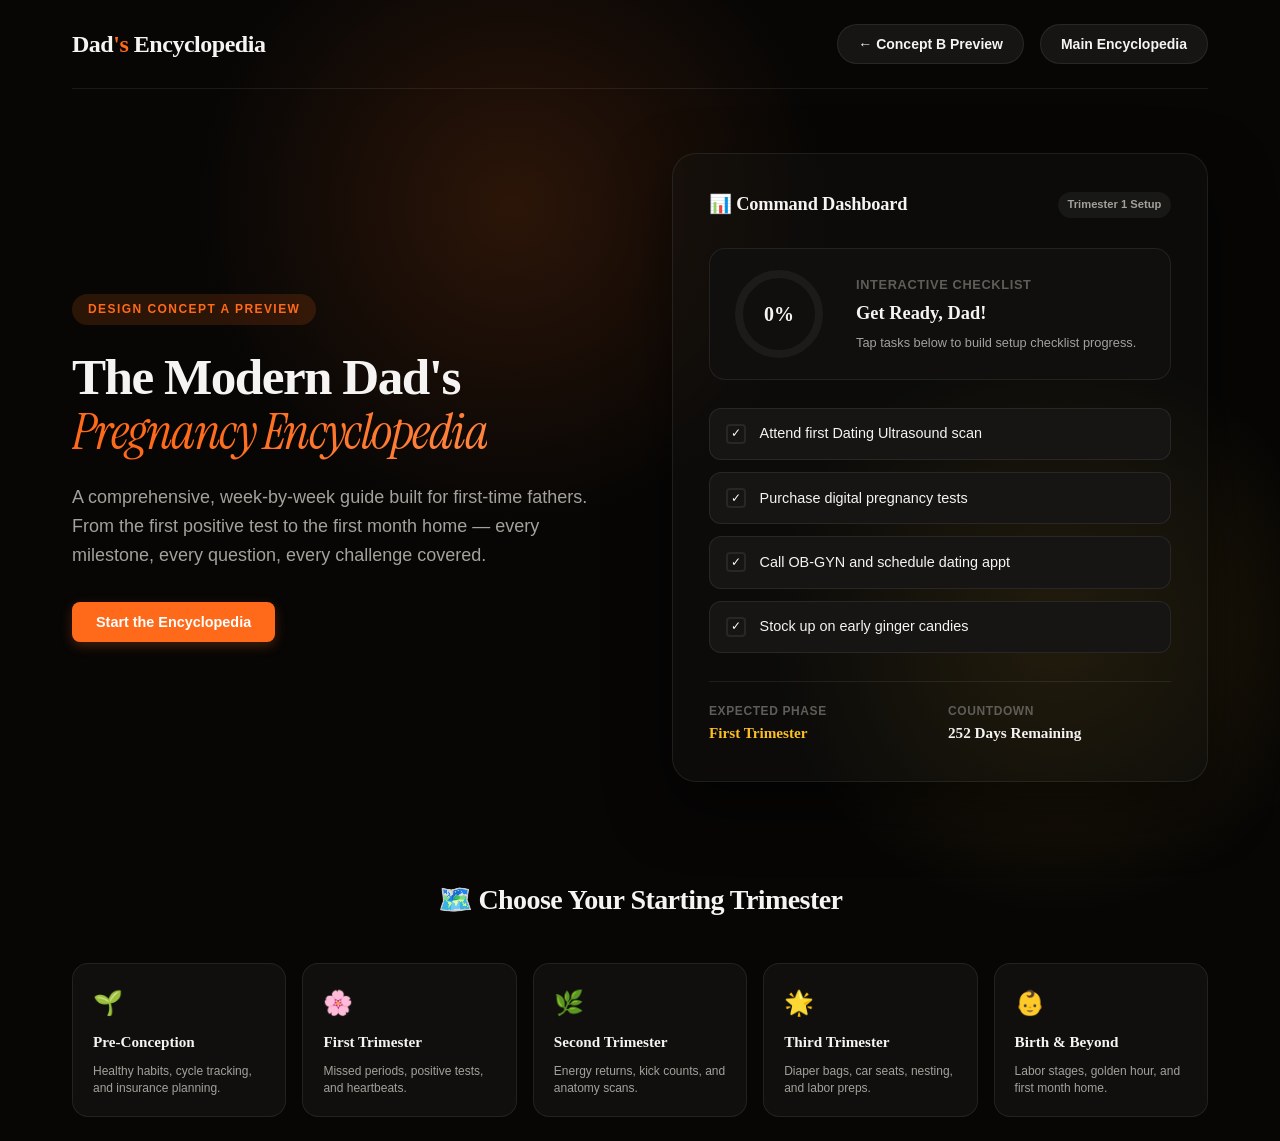
<file: landing-preview-a.html>
<!DOCTYPE html>
<html lang="en" data-theme="dark">
<head>
<meta charset="UTF-8">
<meta name="viewport" content="width=device-width, initial-scale=1.0">
<title>Command Center Preview — Expectant Dad's Encyclopedia</title>

<!-- Premium Fonts -->
<link href="https://api.fontshare.com/v2/css?f[]=satoshi@300,400,500,700,900&f[]=cabinet-grotesk@400,500,700,800&display=swap" rel="stylesheet">
<link rel="preconnect" href="https://fonts.googleapis.com">
<link rel="preconnect" href="https://fonts.gstatic.com" crossorigin>
<link href="https://fonts.googleapis.com/css2?family=Instrument+Serif:ital@0;1&display=swap" rel="stylesheet">

<style>
/* ═══════════════════════════════════════════
   PREMIUM DARK INTERACTIVE STYLES
   ═══════════════════════════════════════════ */
:root {
  --font-display: 'Cabinet Grotesk', 'Georgia', serif;
  --font-serif: 'Instrument Serif', 'Georgia', serif;
  --font-body: 'Satoshi', 'Inter', sans-serif;

  --color-bg: #070605;
  --color-surface: #100f0e;
  --color-surface-2: #161513;
  --color-surface-offset: #1d1b19;
  --color-border: rgba(255, 255, 255, 0.08);
  --color-text: #f5f4f2;
  --color-text-muted: #a3a19b;
  --color-text-faint: #5f5d58;
  --color-primary: #ff6a1a;
  --color-primary-hover: #ff8542;
  --color-primary-glow: rgba(255, 106, 26, 0.15);

  /* Trimester Hue-Accents */
  --color-prep-accent: #60a5fa; --color-prep-glow: rgba(96, 165, 250, 0.15);
  --color-t1-accent: #fbbf24; --color-t1-glow: rgba(251, 191, 36, 0.15);
  --color-t2-accent: #34d399; --color-t2-glow: rgba(52, 211, 153, 0.15);
  --color-t3-accent: #a78bfa; --color-t3-glow: rgba(167, 139, 250, 0.15);
  --color-birth-accent: #f87171; --color-birth-glow: rgba(248, 113, 113, 0.15);

  --radius-sm: 0.5rem;
  --radius-md: 0.75rem;
  --radius-lg: 1rem;
  --radius-xl: 1.5rem;
  --radius-full: 9999px;

  --transition: all 350ms cubic-bezier(0.16, 1, 0.3, 1);
}

*, *::before, *::after { box-sizing: border-box; margin: 0; padding: 0; }
body {
  min-height: 100vh;
  font-family: var(--font-body);
  background-color: var(--color-bg);
  color: var(--color-text);
  line-height: 1.6;
  overflow-x: hidden;
  position: relative;
}

/* Ambient Neon Glow Background Spots */
.ambient-glow-1 {
  position: absolute;
  top: -10%;
  left: 15%;
  width: 50vw;
  height: 50vw;
  background: radial-gradient(circle, var(--color-primary-glow) 0%, transparent 70%);
  z-index: 0;
  pointer-events: none;
}
.ambient-glow-2 {
  position: absolute;
  top: 30%;
  right: -5%;
  width: 45vw;
  height: 45vw;
  background: radial-gradient(circle, var(--color-t1-glow) 0%, transparent 70%);
  z-index: 0;
  pointer-events: none;
}

.container {
  max-width: 1200px;
  margin-inline: auto;
  padding: var(--radius-xl) 2rem;
  position: relative;
  z-index: 1;
}

/* ── HEADER ─────────────────────────────────────────────────── */
header {
  display: flex;
  justify-content: space-between;
  align-items: center;
  margin-bottom: 4rem;
  border-bottom: 1px solid var(--color-border);
  padding-bottom: 1.5rem;
}
.logo {
  font-family: var(--font-display);
  font-size: 1.5rem;
  font-weight: 800;
  letter-spacing: -0.02em;
  color: var(--color-text);
  text-decoration: none;
}
.logo span {
  color: var(--color-primary);
}
.nav-links {
  display: flex;
  gap: 1rem;
}
.back-btn {
  background: var(--color-surface-2);
  border: 1px solid var(--color-border);
  border-radius: var(--radius-full);
  padding: 0.5rem 1.25rem;
  color: var(--color-text);
  font-size: 0.875rem;
  font-weight: 600;
  text-decoration: none;
  transition: var(--transition);
}
.back-btn:hover {
  background: var(--color-border);
  transform: translateY(-2px);
}

/* ── HERO LAYOUT ────────────────────────────────────────────── */
.hero-grid {
  display: grid;
  grid-template-columns: 1fr 1fr;
  gap: 4rem;
  align-items: center;
  margin-bottom: 5rem;
}
@media (max-width: 900px) {
  .hero-grid {
    grid-template-columns: 1fr;
    gap: 3rem;
  }
}

.hero-content {
  display: flex;
  flex-direction: column;
  align-items: flex-start;
}
.eyebrow {
  display: inline-block;
  font-size: 0.75rem;
  font-weight: 800;
  text-transform: uppercase;
  letter-spacing: 0.12em;
  color: var(--color-primary);
  background: var(--color-primary-glow);
  padding: 0.35rem 1rem;
  border-radius: var(--radius-full);
  margin-bottom: 1.5rem;
}
.hero-title {
  font-family: var(--font-display);
  font-size: clamp(2.5rem, 4vw, 3.75rem);
  font-weight: 900;
  letter-spacing: -0.03em;
  line-height: 1.08;
  margin-bottom: 1.5rem;
  color: var(--color-text);
}
.hero-title span.accent {
  font-family: var(--font-serif);
  font-style: italic;
  font-weight: 400;
  color: var(--color-primary);
  background: linear-gradient(135deg, var(--color-primary) 30%, var(--color-primary-hover) 100%);
  -webkit-background-clip: text;
  -webkit-text-fill-color: transparent;
}
.hero-subtitle {
  font-size: clamp(1rem, 1.8vw, 1.125rem);
  color: var(--color-text-muted);
  line-height: 1.6;
  margin-bottom: 2rem;
}
.hero-cta {
  display: flex;
  gap: 1rem;
}

/* ── COMMAND CENTER PANEL (CONCEPT A) ────────────────────────── */
.command-panel {
  background: rgba(22, 21, 19, 0.4);
  backdrop-filter: blur(20px);
  border: 1px solid var(--color-border);
  border-radius: var(--radius-xl);
  padding: 2.25rem;
  box-shadow: 0 24px 60px rgba(0,0,0,0.5);
  display: flex;
  flex-direction: column;
  gap: 1.75rem;
  position: relative;
  overflow: hidden;
  transition: var(--transition);
}

.panel-header {
  display: flex;
  justify-content: space-between;
  align-items: center;
}
.panel-title {
  font-family: var(--font-display);
  font-size: 1.15rem;
  font-weight: 800;
  letter-spacing: -0.01em;
  display: flex;
  align-items: center;
  gap: 0.5rem;
}

/* Circular Progress block */
.progress-block {
  display: flex;
  align-items: center;
  gap: 2rem;
  background: var(--color-surface);
  border: 1px solid var(--color-border);
  border-radius: var(--radius-lg);
  padding: 1.25rem 1.5rem;
}

.circle-svg-container {
  position: relative;
  width: 90px;
  height: 90px;
  flex-shrink: 0;
}
.circle-svg-container svg {
  transform: rotate(-90deg);
}
.circle-bg {
  fill: none;
  stroke: var(--color-surface-offset);
  stroke-width: 8;
}
.circle-fill {
  fill: none;
  stroke: var(--color-primary);
  stroke-width: 8;
  stroke-linecap: round;
  stroke-dasharray: 251.2;
  stroke-dashoffset: 251.2; /* Animates dynamically */
  transition: stroke-dashoffset 0.6s cubic-bezier(0.16, 1, 0.3, 1), stroke 0.5s ease;
}
.circle-text {
  position: absolute;
  inset: 0;
  display: flex;
  align-items: center;
  justify-content: center;
  font-family: var(--font-display);
  font-size: 1.25rem;
  font-weight: 900;
  color: var(--color-text);
}

.progress-text-info {
  display: flex;
  flex-direction: column;
  gap: 0.25rem;
}
.progress-val-label {
  font-size: 0.8rem;
  font-weight: 800;
  text-transform: uppercase;
  letter-spacing: 0.05em;
  color: var(--color-text-faint);
}
.progress-headline {
  font-family: var(--font-display);
  font-size: 1.15rem;
  font-weight: 800;
}
.progress-sub {
  font-size: 0.8rem;
  color: var(--color-text-muted);
}

/* Checklist items */
.checklist-container {
  display: flex;
  flex-direction: column;
  gap: 0.75rem;
}
.check-row {
  display: flex;
  align-items: center;
  gap: 0.85rem;
  padding: 0.85rem 1rem;
  background: var(--color-surface-2);
  border: 1px solid var(--color-border);
  border-radius: var(--radius-md);
  cursor: pointer;
  transition: var(--transition);
}
.check-row:hover {
  border-color: var(--color-primary);
  background: var(--color-surface-offset);
}
.check-box {
  width: 20px;
  height: 20px;
  border-radius: 4px;
  border: 2px solid var(--color-border);
  display: flex;
  align-items: center;
  justify-content: center;
  font-size: 0.75rem;
  color: white;
  transition: var(--transition);
  flex-shrink: 0;
}
.check-text {
  font-size: 0.9rem;
  font-weight: 500;
  color: var(--color-text);
  transition: var(--transition);
}

/* Checked States */
.check-row.checked {
  background: rgba(251, 191, 36, 0.05);
  border-color: var(--color-t1-accent);
}
.check-row.checked .check-box {
  background: var(--color-t1-accent);
  border-color: var(--color-t1-accent);
}
.check-row.checked .check-text {
  text-decoration: line-through;
  color: var(--color-text-muted);
}

/* Command Footer Stats */
.panel-stats-bar {
  display: grid;
  grid-template-columns: 1fr 1fr;
  gap: 1rem;
  border-top: 1px solid var(--color-border);
  padding-top: 1.25rem;
}
.panel-stat {
  display: flex;
  flex-direction: column;
}
.panel-stat-label {
  font-size: 0.75rem;
  font-weight: 700;
  text-transform: uppercase;
  letter-spacing: 0.05em;
  color: var(--color-text-faint);
}
.panel-stat-value {
  font-family: var(--font-display);
  font-size: 0.95rem;
  font-weight: 800;
}

/* ── TRIMESTER PORTAL HUB ───────────────────────────────────── */
.hub-section {
  margin-top: 6rem;
}
.hub-title {
  font-family: var(--font-display);
  font-size: 1.75rem;
  font-weight: 800;
  text-align: center;
  letter-spacing: -0.02em;
  margin-bottom: 2.5rem;
}
.hub-grid {
  display: grid;
  grid-template-columns: repeat(5, 1fr);
  gap: 1rem;
}
@media (max-width: 900px) {
  .hub-grid {
    grid-template-columns: repeat(2, 1fr);
  }
}
@media (max-width: 500px) {
  .hub-grid {
    grid-template-columns: 1fr;
  }
}

.hub-card {
  background: var(--color-surface);
  border: 1px solid var(--color-border);
  border-radius: var(--radius-lg);
  padding: 1.25rem;
  cursor: pointer;
  transition: var(--transition);
  display: flex;
  flex-direction: column;
  gap: 0.5rem;
}
.hub-card:hover {
  transform: translateY(-4px);
  border-color: currentColor;
  box-shadow: 0 10px 24px rgba(255, 106, 26, 0.1);
}
.hub-icon {
  font-size: 1.5rem;
}
.hub-card-title {
  font-family: var(--font-display);
  font-size: 0.95rem;
  font-weight: 800;
  color: var(--color-text);
}
.hub-card-desc {
  font-size: 0.75rem;
  color: var(--color-text-muted);
  line-height: 1.4;
}

.hub-card.prep { color: var(--color-prep-accent); }
.hub-card.t1 { color: var(--color-t1-accent); }
.hub-card.t2 { color: var(--color-t2-accent); }
.hub-card.t3 { color: var(--color-t3-accent); }
.hub-card.birth { color: var(--color-birth-accent); }

/* Confetti effect */
.confetti {
  position: absolute;
  width: 6px;
  height: 6px;
  border-radius: 50%;
  pointer-events: none;
  z-index: 100;
  opacity: 0;
  transform: translateY(0);
}
@keyframes confetti-burst {
  0% { opacity: 1; transform: translate(0, 0) scale(1); }
  100% { opacity: 0; transform: translate(var(--x), var(--y)) scale(0.5); }
}

/* ── ANIMATION ENTRY ────────────────────────────────────────── */
@keyframes slideInUp {
  from {
    opacity: 0;
    transform: translateY(20px);
  }
  to {
    opacity: 1;
    transform: translateY(0);
  }
}
.animate-slide {
  animation: slideInUp 0.8s cubic-bezier(0.16, 1, 0.3, 1) forwards;
}
</style>
</head>
<body>

<div class="ambient-glow-1"></div>
<div class="ambient-glow-2"></div>

<div class="container animate-slide">
  <!-- HEADER -->
  <header>
    <a href="#" class="logo">Dad<span>'s</span> Encyclopedia</a>
    <div class="nav-links">
      <a href="landing-preview.html" class="back-btn">← Concept B Preview</a>
      <a href="index.html" class="back-btn">Main Encyclopedia</a>
    </div>
  </header>

  <!-- HERO SPLIT LAYOUT -->
  <div class="hero-grid">
    <!-- Left Column: Copy -->
    <div class="hero-content">
      <span class="eyebrow">Design Concept A Preview</span>
      <h1 class="hero-title">
        The Modern Dad's<br>
        <span class="accent">Pregnancy Encyclopedia</span>
      </h1>
      <p class="hero-subtitle">
        A comprehensive, week-by-week guide built for first-time fathers. From the first positive test to the first month home — every milestone, every question, every challenge covered.
      </p>
      <div class="hero-cta">
        <button class="gate-btn" onclick="alert('In the main application, this will slide you directly down to the Pre-Conception week guide!')" style="background:var(--color-primary); color:white; border:none; border-radius:var(--radius-sm); padding:0.75rem 1.5rem; font-weight:700; font-size:0.9rem; cursor:pointer; box-shadow: 0 4px 12px rgba(255, 106, 26, 0.25);">
          Start the Encyclopedia
        </button>
      </div>
    </div>

    <!-- Right Column: Interactive Command Center (Concept A) -->
    <div class="command-panel" id="command-center-panel">
      
      <div class="panel-header">
        <div class="panel-title">📊 Command Dashboard</div>
        <div style="font-size:0.7rem; background:rgba(255, 255, 255, 0.05); padding:0.25rem 0.6rem; border-radius:50px; color:var(--color-text-muted); font-weight:600">Trimester 1 Setup</div>
      </div>

      <!-- Circular progress circle -->
      <div class="progress-block">
        <div class="circle-svg-container">
          <svg width="90" height="90">
            <circle class="circle-bg" cx="45" cy="45" r="40"></circle>
            <circle class="circle-fill" id="progress-circle" cx="45" cy="45" r="40"></circle>
          </svg>
          <div class="circle-text" id="progress-percent">0%</div>
        </div>
        <div class="progress-text-info">
          <div class="progress-val-label">Interactive Checklist</div>
          <div class="progress-headline" id="panel-headline">Get Ready, Dad!</div>
          <div class="progress-sub" id="panel-sub">Tap tasks below to build setup checklist progress.</div>
        </div>
      </div>

      <!-- Checklist -->
      <div class="checklist-container">
        
        <div class="check-row" onclick="toggleTask(this, 25)">
          <div class="check-box">✓</div>
          <span class="check-text">Attend first Dating Ultrasound scan</span>
        </div>

        <div class="check-row" onclick="toggleTask(this, 25)">
          <div class="check-box">✓</div>
          <span class="check-text">Purchase digital pregnancy tests</span>
        </div>

        <div class="check-row" onclick="toggleTask(this, 25)">
          <div class="check-box">✓</div>
          <span class="check-text">Call OB-GYN and schedule dating appt</span>
        </div>

        <div class="check-row" onclick="toggleTask(this, 25)">
          <div class="check-box">✓</div>
          <span class="check-text">Stock up on early ginger candies</span>
        </div>

      </div>

      <!-- Panel Footer stats -->
      <div class="panel-stats-bar">
        <div class="panel-stat">
          <span class="panel-stat-label">Expected Phase</span>
          <span class="panel-stat-value" style="color: var(--color-t1-accent)">First Trimester</span>
        </div>
        <div class="panel-stat">
          <span class="panel-stat-label">Countdown</span>
          <span class="panel-stat-value">252 Days Remaining</span>
        </div>
      </div>

    </div>
  </div>

  <!-- PORTAL HUB -->
  <div class="hub-section">
    <h3 class="hub-title">🗺️ Choose Your Starting Trimester</h3>
    <div class="hub-grid">
      
      <div class="hub-card prep" onclick="switchTrimester('prep')">
        <span class="hub-icon">🌱</span>
        <div class="hub-card-title">Pre-Conception</div>
        <div class="hub-card-desc">Healthy habits, cycle tracking, and insurance planning.</div>
      </div>

      <div class="hub-card t1" onclick="switchTrimester('t1')">
        <span class="hub-icon">🌸</span>
        <div class="hub-card-title">First Trimester</div>
        <div class="hub-card-desc">Missed periods, positive tests, and heartbeats.</div>
      </div>

      <div class="hub-card t2" onclick="switchTrimester('t2')">
        <span class="hub-icon">🌿</span>
        <div class="hub-card-title">Second Trimester</div>
        <div class="hub-card-desc">Energy returns, kick counts, and anatomy scans.</div>
      </div>

      <div class="hub-card t3" onclick="switchTrimester('t3')">
        <span class="hub-icon">🌟</span>
        <div class="hub-card-title">Third Trimester</div>
        <div class="hub-card-desc">Diaper bags, car seats, nesting, and labor preps.</div>
      </div>

      <div class="hub-card birth" onclick="switchTrimester('birth')">
        <span class="hub-icon">👶</span>
        <div class="hub-card-title">Birth & Beyond</div>
        <div class="hub-card-desc">Labor stages, golden hour, and first month home.</div>
      </div>

    </div>
  </div>
</div>

<script>
// Keep track of ticked progress percentage
let currentProgress = 0;
const RADIUS = 40;
const CIRCUMFERENCE = 2 * Math.PI * RADIUS;

// Initialize circle SVG
document.addEventListener('DOMContentLoaded', () => {
  const circle = document.getElementById('progress-circle');
  if (circle) {
    circle.style.strokeDasharray = CIRCUMFERENCE;
    circle.style.strokeDashoffset = CIRCUMFERENCE;
  }
});

// Toggle individual task checking
function toggleTask(element, weight) {
  const isChecked = element.classList.toggle('checked');
  
  if (isChecked) {
    currentProgress += weight;
    createConfettiBurst(element);
  } else {
    currentProgress -= weight;
  }
  
  currentProgress = Math.max(0, Math.min(100, currentProgress));
  
  // Update UI progress circle
  updateProgressCircle(currentProgress);
}

// Update progress SVG circle and counters
function updateProgressCircle(percent) {
  const circle = document.getElementById('progress-circle');
  const percentText = document.getElementById('progress-percent');
  const headline = document.getElementById('panel-headline');
  const sub = document.getElementById('panel-sub');
  
  if (circle) {
    const offset = CIRCUMFERENCE - (percent / 100) * CIRCUMFERENCE;
    circle.style.strokeDashoffset = offset;
  }
  
  if (percentText) {
    // Tick text up smoothly
    let currentVal = parseInt(percentText.textContent) || 0;
    const interval = setInterval(() => {
      if (currentVal < percent) {
        currentVal++;
        percentText.textContent = currentVal + '%';
      } else if (currentVal > percent) {
        currentVal--;
        percentText.textContent = currentVal + '%';
      } else {
        clearInterval(interval);
      }
    }, 10);
  }

  // Update helper text dynamically based on dad status
  if (percent === 0) {
    headline.textContent = "Get Ready, Dad!";
    sub.textContent = "Tap tasks below to build setup checklist progress.";
  } else if (percent < 50) {
    headline.textContent = "Good Start!";
    sub.textContent = "Early trimester steps are coming together.";
  } else if (percent < 100) {
    headline.textContent = "Almost Ready!";
    sub.textContent = "Most dad duties are locked in. Just a bit more!";
  } else {
    headline.textContent = "100% Prepared! 🏆";
    sub.textContent = "Trimester 1 setup is fully locked and secure!";
  }
}

// Confetti burst on task complete
function createConfettiBurst(element) {
  const rect = element.getBoundingClientRect();
  const parent = document.getElementById('command-center-panel');
  const parentRect = parent.getBoundingClientRect();
  
  // Calculate center of the tapped checklist row relative to the glass panel
  const originX = (rect.left + rect.width / 2) - parentRect.left;
  const originY = (rect.top + rect.height / 2) - parentRect.top;

  const colors = ['#ff6a1a', '#fbbf24', '#34d399', '#60a5fa', '#a78bfa'];
  
  for (let i = 0; i < 15; i++) {
    const confetti = document.createElement('div');
    confetti.className = 'confetti';
    
    // Choose random trimester color
    confetti.style.backgroundColor = colors[Math.floor(Math.random() * colors.length)];
    
    // Position
    confetti.style.left = originX + 'px';
    confetti.style.top = originY + 'px';
    
    // Set random translation vector for explosion
    const angle = Math.random() * Math.PI * 2;
    const distance = 40 + Math.random() * 80;
    const x = Math.cos(angle) * distance;
    const y = Math.sin(angle) * distance;
    
    confetti.style.setProperty('--x', x + 'px');
    confetti.style.setProperty('--y', y + 'px');
    
    // Animate
    confetti.style.animation = 'confetti-burst 0.8s cubic-bezier(0.16, 1, 0.3, 1) forwards';
    
    parent.appendChild(confetti);
    
    // Cleanup
    setTimeout(() => {
      confetti.remove();
    }, 850);
  }
}

// Simulated switcher for portal hub
function switchTrimester(trimester) {
  const panel = document.getElementById('command-center-panel');
  const headline = document.getElementById('panel-headline');
  const sub = document.getElementById('panel-sub');
  const progressCircle = document.getElementById('progress-circle');
  
  const colors = {
    prep: { accent: 'var(--color-prep-accent)', glow: 'var(--color-prep-glow)', label: 'Pre-Conception setup', title: 'Prepare Together', countdown: '280 Days Remaining' },
    t1: { accent: 'var(--color-t1-accent)', glow: 'var(--color-t1-glow)', label: 'Trimester 1 Setup', title: 'Get Ready, Dad!', countdown: '252 Days Remaining' },
    t2: { accent: 'var(--color-t2-accent)', glow: 'var(--color-t2-glow)', label: 'Trimester 2 Setup', title: 'Feel the Kicks!', countdown: '168 Days Remaining' },
    t3: { accent: 'var(--color-t3-accent)', glow: 'var(--color-t3-glow)', label: 'Trimester 3 Setup', title: 'Pack the Bags!', countdown: '84 Days Remaining' },
    birth: { accent: 'var(--color-birth-accent)', glow: 'var(--color-birth-glow)', label: 'Month 1 Setup', title: 'Golden Hour Duty', countdown: '0 Days (Birth Day!)' }
  };
  
  const trim = colors[trimester];
  if (!trim) return;

  // Flash panel border and glow
  panel.style.borderColor = trim.accent;
  panel.style.boxShadow = `0 24px 60px ${trim.glow}`;
  
  if (progressCircle) {
    progressCircle.style.stroke = trim.accent;
  }

  // Update checklist content simulated
  const checklist = document.querySelector('.checklist-container');
  const tasks = {
    prep: [
      "Review insurance maternity policies",
      "Cut down alcohol & start men's multivitamins",
      "Draft family financial budget spreadsheet",
      "Set pre-conception special date night"
    ],
    t1: [
      "Attend first Dating Ultrasound scan",
      "Purchase digital pregnancy tests",
      "Call OB-GYN and schedule dating appt",
      "Stock up on early ginger candies"
    ],
    t2: [
      "Attend Level-2 Anatomy scan",
      "Draft nursery crib safety plan",
      "Start daily belly baby talking exercises",
      "Attend prenatal yoga or stretching sessions"
    ],
    t3: [
      "Secure GBS test results with doctor",
      "Perform drive dry-run to labor room",
      "Pack Dad & Mom delivery bags",
      "Install and test infant car seat base"
    ],
    birth: [
      "Coach her through early labor breathing",
      "Hold baby skin-to-skin during Golden Hour",
      "Setup diaper washing & feeding rotations",
      "Set boundary guidelines for early visitors"
    ]
  };

  checklist.innerHTML = tasks[trimester].map(t => `
    <div class="check-row" onclick="toggleTask(this, 25)">
      <div class="check-box" style="border-color: ${trim.accent}">✓</div>
      <span class="check-text">${t}</span>
    </div>
  `).join('');

  // Reset progress circle
  currentProgress = 0;
  updateProgressCircle(0);
  
  // Update stats bar
  const stats = document.querySelectorAll('.panel-stat-value');
  if (stats.length >= 2) {
    stats[0].textContent = trim.label.replace(' setup', '');
    stats[0].style.color = trim.accent;
    stats[1].textContent = trim.countdown;
  }

  // Update label
  const label = panel.querySelector('.panel-header div');
  if (label) {
    label.textContent = trim.label;
    label.style.color = trim.accent;
    label.style.backgroundColor = trim.glow;
  }
}
</script>

</body>
</html>
</file>
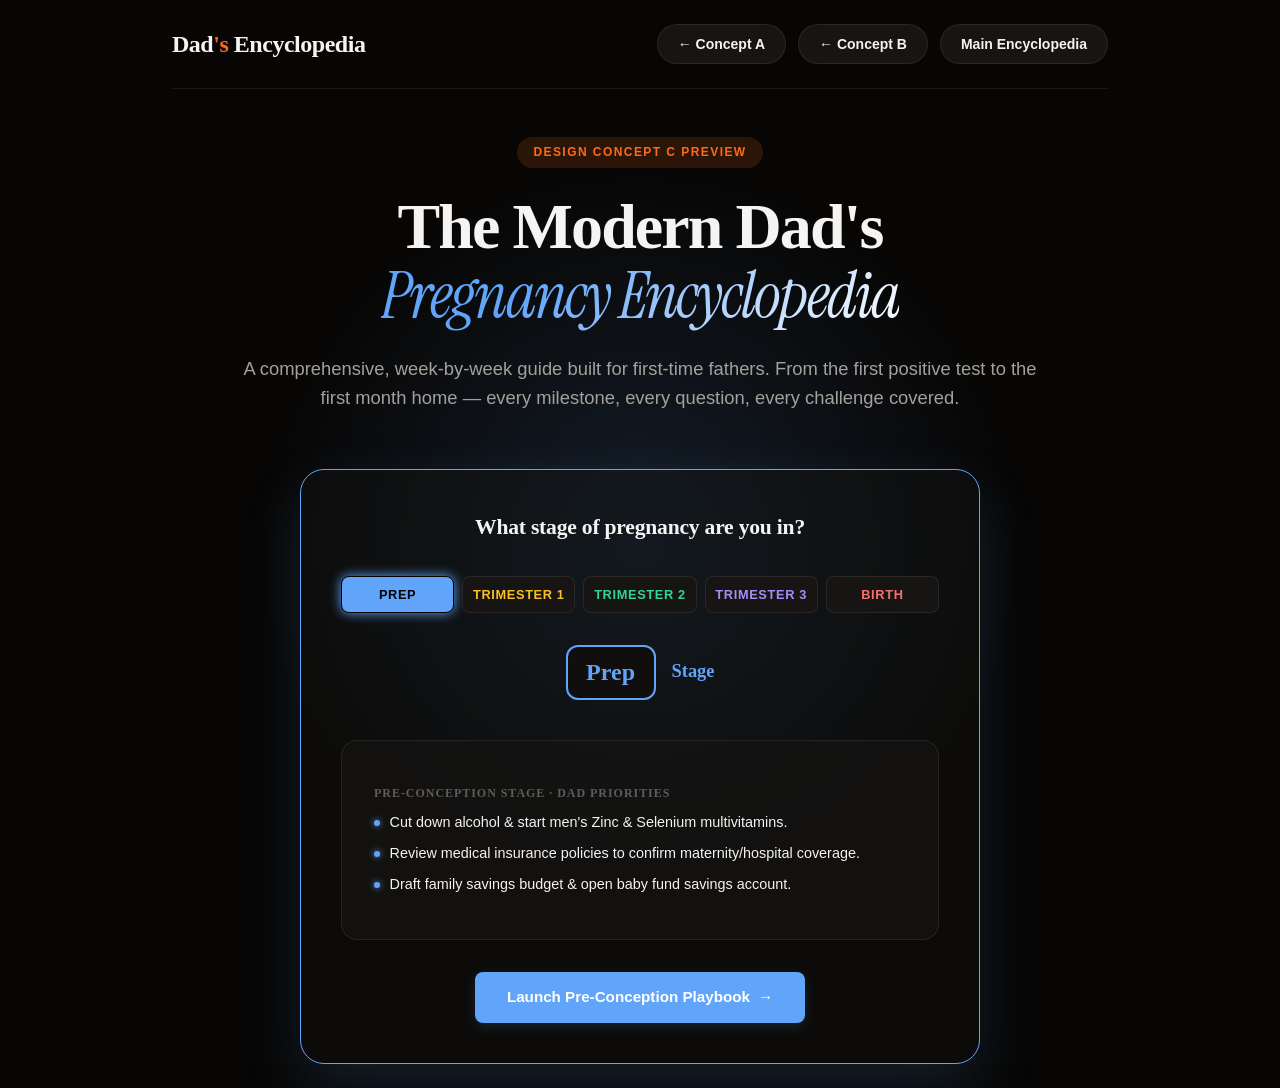
<file: landing-preview-c.html>
<!DOCTYPE html>
<html lang="en" data-theme="dark">
<head>
<meta charset="UTF-8">
<meta name="viewport" content="width=device-width, initial-scale=1.0">
<title>Adaptive Gate Preview — Expectant Dad's Encyclopedia</title>

<!-- Premium Fonts -->
<link href="https://api.fontshare.com/v2/css?f[]=satoshi@300,400,500,700,900&f[]=cabinet-grotesk@400,500,700,800&display=swap" rel="stylesheet">
<link rel="preconnect" href="https://fonts.googleapis.com">
<link rel="preconnect" href="https://fonts.gstatic.com" crossorigin>
<link href="https://fonts.googleapis.com/css2?family=Instrument+Serif:ital@0;1&display=swap" rel="stylesheet">

<style>
/* ═══════════════════════════════════════════
   PREMIUM DARK INTERACTIVE STYLES
   ═══════════════════════════════════════════ */
:root {
  --font-display: 'Cabinet Grotesk', 'Georgia', serif;
  --font-serif: 'Instrument Serif', 'Georgia', serif;
  --font-body: 'Satoshi', 'Inter', sans-serif;

  --color-bg: #070605;
  --color-surface: #100f0e;
  --color-surface-2: #161513;
  --color-surface-offset: #1d1b19;
  --color-border: rgba(255, 255, 255, 0.08);
  --color-text: #f5f4f2;
  --color-text-muted: #a3a19b;
  --color-text-faint: #5f5d58;
  --color-primary: #ff6a1a;
  --color-primary-hover: #ff8542;
  --color-primary-glow: rgba(255, 106, 26, 0.15);

  /* Trimester Hue-Accents */
  --color-prep-accent: #60a5fa; --color-prep-glow: rgba(96, 165, 250, 0.15);
  --color-t1-accent: #fbbf24; --color-t1-glow: rgba(251, 191, 36, 0.15);
  --color-t2-accent: #34d399; --color-t2-glow: rgba(52, 211, 153, 0.15);
  --color-t3-accent: #a78bfa; --color-t3-glow: rgba(167, 139, 250, 0.15);
  --color-birth-accent: #f87171; --color-birth-glow: rgba(248, 113, 113, 0.15);

  --radius-sm: 0.5rem;
  --radius-md: 0.75rem;
  --radius-lg: 1rem;
  --radius-xl: 1.5rem;
  --radius-full: 9999px;

  --transition: all 400ms cubic-bezier(0.16, 1, 0.3, 1);
}

*, *::before, *::after { box-sizing: border-box; margin: 0; padding: 0; }
body {
  min-height: 100vh;
  font-family: var(--font-body);
  background-color: var(--color-bg);
  color: var(--color-text);
  line-height: 1.6;
  overflow-x: hidden;
  position: relative;
  transition: background-color 0.8s ease;
}

/* Dynamic Ambient Glow Shadow Spots */
.ambient-glow-center {
  position: absolute;
  top: 50%;
  left: 50%;
  transform: translate(-50%, -50%);
  width: 60vw;
  height: 60vw;
  background: radial-gradient(circle, var(--color-primary-glow) 0%, transparent 70%);
  z-index: 0;
  pointer-events: none;
  transition: background 0.8s ease;
}

.container {
  max-width: 1000px;
  margin-inline: auto;
  padding: var(--radius-xl) 2rem;
  position: relative;
  z-index: 1;
}

/* ── HEADER ─────────────────────────────────────────────────── */
header {
  display: flex;
  justify-content: space-between;
  align-items: center;
  margin-bottom: 3rem;
  border-bottom: 1px solid var(--color-border);
  padding-bottom: 1.5rem;
}
.logo {
  font-family: var(--font-display);
  font-size: 1.5rem;
  font-weight: 800;
  letter-spacing: -0.02em;
  color: var(--color-text);
  text-decoration: none;
}
.logo span {
  color: var(--color-primary);
}
.nav-links {
  display: flex;
  gap: 0.75rem;
  flex-wrap: wrap;
}
.back-btn {
  background: var(--color-surface-2);
  border: 1px solid var(--color-border);
  border-radius: var(--radius-full);
  padding: 0.5rem 1.25rem;
  color: var(--color-text);
  font-size: 0.875rem;
  font-weight: 600;
  text-decoration: none;
  transition: var(--transition);
}
.back-btn:hover {
  background: var(--color-border);
  transform: translateY(-2px);
}

/* ── HERO TEXT ──────────────────────────────────────────────── */
.hero-text-aligner {
  text-align: center;
  max-width: 800px;
  margin-inline: auto;
  margin-bottom: 3.5rem;
}
.eyebrow {
  display: inline-block;
  font-size: 0.75rem;
  font-weight: 800;
  text-transform: uppercase;
  letter-spacing: 0.12em;
  color: var(--color-primary);
  background: var(--color-primary-glow);
  padding: 0.35rem 1rem;
  border-radius: var(--radius-full);
  margin-bottom: 1.5rem;
}
.hero-title {
  font-family: var(--font-display);
  font-size: clamp(2.5rem, 5vw, 4rem);
  font-weight: 900;
  letter-spacing: -0.03em;
  line-height: 1.08;
  margin-bottom: 1.5rem;
  color: var(--color-text);
}
.hero-title span.accent {
  font-family: var(--font-serif);
  font-style: italic;
  font-weight: 400;
  color: var(--color-primary);
  background: linear-gradient(135deg, var(--color-primary) 30%, var(--color-primary-hover) 100%);
  -webkit-background-clip: text;
  -webkit-text-fill-color: transparent;
  transition: var(--transition);
}
.hero-subtitle {
  font-size: clamp(1rem, 2vw, 1.15rem);
  color: var(--color-text-muted);
  line-height: 1.6;
}

/* ── THE ADAPTIVE DIAL GATE ────────────────────────────────── */
.adaptive-gate-wrapper {
  max-width: 680px;
  margin-inline: auto;
  background: rgba(22, 21, 19, 0.4);
  backdrop-filter: blur(20px);
  border: 1px solid var(--color-border);
  border-radius: var(--radius-xl);
  padding: 2.5rem;
  box-shadow: 0 24px 60px rgba(0,0,0,0.5);
  display: flex;
  flex-direction: column;
  gap: 2rem;
  text-align: center;
  transition: border-color 0.5s ease, box-shadow 0.5s ease;
}

.gate-question {
  font-family: var(--font-display);
  font-size: 1.35rem;
  font-weight: 800;
  letter-spacing: -0.01em;
}

/* Styled Stage Selector Buttons */
.stage-badges-grid {
  display: grid;
  grid-template-columns: repeat(5, 1fr);
  gap: 0.5rem;
}
@media (max-width: 600px) {
  .stage-badges-grid {
    grid-template-columns: repeat(2, 1fr);
  }
}
.stage-badge-btn {
  background: var(--color-surface-2);
  border: 1px solid var(--color-border);
  border-radius: var(--radius-sm);
  padding: 0.6rem;
  font-size: 0.8rem;
  font-weight: 700;
  cursor: pointer;
  color: var(--color-text-muted);
  transition: var(--transition);
  text-transform: uppercase;
  letter-spacing: 0.05em;
}
.stage-badge-btn:hover {
  background: var(--color-surface-offset);
  color: var(--color-text);
  border-color: currentColor;
}
.stage-badge-btn.active {
  background: currentColor;
  color: var(--color-bg);
  border-color: currentColor;
  box-shadow: 0 0 12px currentColor;
}

.stage-badge-btn.prep { color: var(--color-prep-accent); }
.stage-badge-btn.t1 { color: var(--color-t1-accent); }
.stage-badge-btn.t2 { color: var(--color-t2-accent); }
.stage-badge-btn.t3 { color: var(--color-t3-accent); }
.stage-badge-btn.birth { color: var(--color-birth-accent); }

/* Input Field Dial */
.input-dial-block {
  display: flex;
  align-items: center;
  justify-content: center;
  gap: 1rem;
  max-width: 320px;
  margin-inline: auto;
}
.dial-input {
  width: 90px;
  background: var(--color-surface);
  border: 2px solid var(--color-border);
  border-radius: var(--radius-md);
  padding: 0.75rem;
  font-family: var(--font-display);
  font-size: 1.5rem;
  font-weight: 900;
  text-align: center;
  color: var(--color-text);
  outline: none;
  transition: var(--transition);
}
.dial-input:focus {
  border-color: currentColor;
  box-shadow: 0 0 0 4px rgba(255, 255, 255, 0.05);
}
.dial-label {
  font-family: var(--font-display);
  font-size: 1.15rem;
  font-weight: 800;
  color: var(--color-text-muted);
}

/* ── 3D FLIP CONTAINER CARD ──────────────────────────────────── */
.flip-card-wrapper {
  perspective: 1000px;
  width: 100%;
  height: 200px;
  margin-top: 0.5rem;
}
.flip-card-inner {
  position: relative;
  width: 100%;
  height: 100%;
  text-align: center;
  transition: transform 0.8s cubic-bezier(0.175, 0.885, 0.32, 1.275);
  transform-style: preserve-3d;
}
.flip-card-inner.flipped {
  transform: rotateY(180deg);
}

/* Front & Back glass face styles */
.flip-card-face {
  position: absolute;
  inset: 0;
  width: 100%;
  height: 100%;
  backface-visibility: hidden;
  border-radius: var(--radius-lg);
  border: 1px solid var(--color-border);
  padding: 1.5rem 2rem;
  display: flex;
  flex-direction: column;
  align-items: center;
  justify-content: center;
  box-shadow: var(--shadow-sm);
  background: var(--color-surface);
}

.flip-card-front {
  background: var(--color-surface-2);
  color: var(--color-text-muted);
}
.flip-card-back {
  transform: rotateY(180deg);
  background: rgba(22, 21, 19, 0.7);
  align-items: flex-start;
  text-align: left;
}

.priority-title {
  font-family: var(--font-display);
  font-size: 0.75rem;
  font-weight: 800;
  text-transform: uppercase;
  letter-spacing: 0.08em;
  color: var(--color-text-faint);
  margin-bottom: 0.5rem;
}
.priority-list {
  display: flex;
  flex-direction: column;
  gap: 0.5rem;
  width: 100%;
}
.priority-item {
  display: flex;
  align-items: center;
  gap: 0.6rem;
  font-size: 0.9rem;
  color: var(--color-text);
}
.priority-marker {
  width: 6px;
  height: 6px;
  border-radius: 50%;
}

/* CTA Gate trigger */
.gate-btn {
  background: var(--color-primary);
  color: white;
  border: none;
  border-radius: var(--radius-sm);
  padding: 0.85rem 2rem;
  font-weight: 700;
  font-size: 0.95rem;
  cursor: pointer;
  transition: var(--transition);
  box-shadow: 0 4px 12px rgba(255, 106, 26, 0.2);
  display: flex;
  align-items: center;
  justify-content: center;
  gap: 0.5rem;
  margin-inline: auto;
  text-decoration: none;
}
.gate-btn:hover {
  background: var(--color-primary-hover);
  transform: translateY(-2px);
  box-shadow: 0 6px 16px rgba(255, 106, 26, 0.4);
}

/* ── ENTRY STYLING ──────────────────────────────────────────── */
@keyframes slideInUp {
  from {
    opacity: 0;
    transform: translateY(20px);
  }
  to {
    opacity: 1;
    transform: translateY(0);
  }
}
.animate-slide {
  animation: slideInUp 0.8s cubic-bezier(0.16, 1, 0.3, 1) forwards;
}
</style>
</head>
<body>

<div class="ambient-glow-center" id="ambient-glow"></div>

<div class="container animate-slide">
  <!-- HEADER -->
  <header>
    <a href="#" class="logo">Dad<span>'s</span> Encyclopedia</a>
    <div class="nav-links">
      <a href="landing-preview-a.html" class="back-btn">← Concept A</a>
      <a href="landing-preview.html" class="back-btn">← Concept B</a>
      <a href="index.html" class="back-btn">Main Encyclopedia</a>
    </div>
  </header>

  <!-- HERO CENTERED -->
  <div class="hero-text-aligner">
    <span class="eyebrow">Design Concept C Preview</span>
    <h1 class="hero-title">
      The Modern Dad's<br>
      <span class="accent" id="dynamic-accent">Pregnancy Encyclopedia</span>
    </h1>
    <p class="hero-subtitle">
      A comprehensive, week-by-week guide built for first-time fathers. From the first positive test to the first month home — every milestone, every question, every challenge covered.
    </p>
  </div>

  <!-- THE ADAPTIVE GATE WIDGET -->
  <div class="adaptive-gate-wrapper" id="adaptive-gate-panel">
    
    <div class="gate-question">What stage of pregnancy are you in?</div>

    <!-- Quick stage select badges -->
    <div class="stage-badges-grid">
      <button class="stage-badge-btn prep active" onclick="setPregnancyStage('prep')">Prep</button>
      <button class="stage-badge-btn t1" onclick="setPregnancyStage('t1')">Trimester 1</button>
      <button class="stage-badge-btn t2" onclick="setPregnancyStage('t2')">Trimester 2</button>
      <button class="stage-badge-btn t3" onclick="setPregnancyStage('t3')">Trimester 3</button>
      <button class="stage-badge-btn birth" onclick="setPregnancyStage('birth')">Birth</button>
    </div>

    <!-- Numeric Input Dial -->
    <div class="input-dial-block">
      <input type="text" class="dial-input" id="week-input" value="Prep" oninput="handleWeekInput(this)">
      <span class="dial-label" id="dial-indicator">Stage</span>
    </div>

    <!-- 3D Flipping Card priorities -->
    <div class="flip-card-wrapper">
      <div class="flip-card-inner" id="flip-card">
        
        <!-- Front: Prompt to type -->
        <div class="flip-card-face flip-card-front">
          <div style="font-size:2rem; margin-bottom:0.5rem">🤰</div>
          <div style="font-weight:600; font-size:0.95rem">Type any week (1–40) or tap a Trimester above!</div>
          <div style="font-size:0.8rem; margin-top:0.25rem">Watch the entire site ambient shadow and colors morph.</div>
        </div>

        <!-- Back: Dynamic Priority List -->
        <div class="flip-card-face flip-card-back">
          <div class="priority-title" id="priority-header-title">DAD PRIORITIES RIGHT NOW</div>
          <div class="priority-list" id="priority-list-items">
            <!-- Populated dynamically -->
          </div>
        </div>

      </div>
    </div>

    <!-- Adaptive CTA Gate button -->
    <a href="index.html#week-prep" class="gate-btn" id="dynamic-gate-btn">
      <span>Launch Pre-Conception Playbook</span> →
    </a>

  </div>
</div>

<script>
// Mock datasets for each trimester/week stage
const STAGES_DATA = {
  prep: {
    accent: 'var(--color-prep-accent)',
    glow: 'var(--color-prep-glow)',
    title: 'Pre-Conception Stage',
    dialValue: 'Prep',
    dialLabel: 'Stage',
    actionText: 'Launch Pre-Conception Playbook',
    hash: '#week-prep',
    priorities: [
      "Cut down alcohol & start men's Zinc & Selenium multivitamins.",
      "Review medical insurance policies to confirm maternity/hospital coverage.",
      "Draft family savings budget & open baby fund savings account."
    ]
  },
  t1: {
    accent: 'var(--color-t1-accent)',
    glow: 'var(--color-t1-glow)',
    title: 'Trimester 1 Setup',
    dialValue: '4',
    dialLabel: 'Week',
    actionText: 'Read Week 4 Pregnancy Guide',
    hash: '#week-4',
    priorities: [
      "Purchase digital pregnancy tests to confirm.",
      "Call OB-GYN clinic to book the 8-week ultrasound scan.",
      "Support partner with early morning fatigue and morning sickness."
    ]
  },
  t2: {
    accent: 'var(--color-t2-accent)',
    glow: 'var(--color-t2-glow)',
    title: 'Trimester 2 Operations',
    dialValue: '20',
    dialLabel: 'Week',
    actionText: 'Read Week 20 Anatomy Scan Guide',
    hash: '#week-20',
    priorities: [
      "Prepare questions for the critical Level 2 Anatomy scan.",
      "Talk daily to her belly—baby's hearing is actively listening.",
      "Research nursery cribs & setup baby register checklist."
    ]
  },
  t3: {
    accent: 'var(--color-t3-accent)',
    glow: 'var(--color-t3-glow)',
    title: 'Trimester 3 Nesting',
    dialValue: '36',
    dialLabel: 'Week',
    actionText: 'Read Week 36 Delivery Drill Guide',
    hash: '#week-36',
    priorities: [
      "Confirm GBS test results and pediatrician shortlists.",
      "Install infant car seat base and perform dry-run drive to ER.",
      "Pack hospital dad-bags and finalize physical birth plans."
    ]
  },
  birth: {
    accent: 'var(--color-birth-accent)',
    glow: 'var(--color-birth-glow)',
    title: 'Month 1 & Labor',
    dialValue: 'Birth',
    dialLabel: 'Stage',
    actionText: 'Launch Labor Coach Guide',
    hash: '#week-birth',
    priorities: [
      "Time contractions and act as maternal medical advocate.",
      "Hold baby skin-to-skin during the Golden Hour post-birth.",
      "Step up as household gatekeeper during early healing recovery."
    ]
  }
};

// Set pregnancy stage and trigger animations
function setPregnancyStage(stageKey) {
  const stage = STAGES_DATA[stageKey];
  if (!stage) return;

  // Update active state in trimester badge buttons
  document.querySelectorAll('.stage-badge-btn').forEach(btn => {
    btn.classList.remove('active');
    btn.style.boxShadow = '';
    btn.style.backgroundColor = '';
    btn.style.color = '';
  });
  
  const activeBtn = document.querySelector(`.stage-badge-btn.${stageKey}`);
  if (activeBtn) {
    activeBtn.classList.add('active');
    activeBtn.style.backgroundColor = stage.accent;
    activeBtn.style.color = '#000';
    activeBtn.style.boxShadow = `0 0 12px ${stage.accent}`;
  }

  // Update Input Dial fields
  const input = document.getElementById('week-input');
  if (input) {
    input.value = stage.dialValue;
    input.style.color = stage.accent;
    input.style.borderColor = stage.accent;
  }
  
  const dialLabel = document.getElementById('dial-indicator');
  if (dialLabel) {
    dialLabel.textContent = stage.dialLabel;
    dialLabel.style.color = stage.accent;
  }

  // Morph Ambient glow shadow dynamically
  const glow = document.getElementById('ambient-glow');
  if (glow) {
    glow.style.background = `radial-gradient(circle, ${stage.glow} 0%, transparent 70%)`;
  }
  
  // Morph accent typography colors
  const titleAccent = document.getElementById('dynamic-accent');
  if (titleAccent) {
    titleAccent.style.backgroundImage = `linear-gradient(135deg, ${stage.accent} 30%, #fff 100%)`;
  }

  // Morph panel border and shadow
  const panel = document.getElementById('adaptive-gate-panel');
  if (panel) {
    panel.style.borderColor = stage.accent;
    panel.style.boxShadow = `0 24px 60px ${stage.glow}`;
  }

  // 3D Flip priority cards to show custom list
  const card = document.getElementById('flip-card');
  const itemsContainer = document.getElementById('priority-list-items');
  const headerText = document.getElementById('priority-header-title');
  
  if (itemsContainer) {
    headerText.textContent = `${stage.title.toUpperCase()} · DAD PRIORITIES`;
    itemsContainer.innerHTML = stage.priorities.map(p => `
      <div class="priority-item">
        <span class="priority-marker" style="background-color: ${stage.accent}; box-shadow: 0 0 6px ${stage.accent}"></span>
        <span>${p}</span>
      </div>
    `).join('');
  }

  if (card) {
    card.classList.add('flipped');
  }

  // Update gate dynamic CTA button
  const cta = document.getElementById('dynamic-gate-btn');
  if (cta) {
    cta.innerHTML = `<span>${stage.actionText}</span> →`;
    cta.style.background = stage.accent;
    cta.style.boxShadow = `0 4px 12px ${stage.glow}`;
    cta.href = 'index.html' + stage.hash;
  }
}

// Handle key inputs into the numeric dial input
function handleWeekInput(inputElement) {
  const rawVal = inputElement.value.trim().toLowerCase();
  
  if (rawVal === '' || rawVal === 'prep') {
    setPregnancyStage('prep');
  } else if (rawVal === 'birth' || rawVal === 'labor') {
    setPregnancyStage('birth');
  } else {
    const weekNum = parseInt(rawVal);
    if (!isNaN(weekNum) && weekNum >= 1 && weekNum <= 40) {
      if (weekNum <= 13) {
        // T1
        updateDialToCustomWeek(weekNum, 't1');
      } else if (weekNum <= 27) {
        // T2
        updateDialToCustomWeek(weekNum, 't2');
      } else {
        // T3
        updateDialToCustomWeek(weekNum, 't3');
      }
    }
  }
}

// Direct sub-week updating from input text dial
function updateDialToCustomWeek(weekNum, trimesterKey) {
  const stage = STAGES_DATA[trimesterKey];
  if (!stage) return;

  // Highlight badge
  document.querySelectorAll('.stage-badge-btn').forEach(btn => {
    btn.classList.remove('active');
    btn.style.boxShadow = '';
    btn.style.backgroundColor = '';
    btn.style.color = '';
  });
  
  const activeBtn = document.querySelector(`.stage-badge-btn.${trimesterKey}`);
  if (activeBtn) {
    activeBtn.classList.add('active');
    activeBtn.style.backgroundColor = stage.accent;
    activeBtn.style.color = '#000';
    activeBtn.style.boxShadow = `0 0 12px ${stage.accent}`;
  }

  const dialInput = document.getElementById('week-input');
  if (dialInput) {
    dialInput.style.color = stage.accent;
    dialInput.style.borderColor = stage.accent;
  }

  const dialLabel = document.getElementById('dial-indicator');
  if (dialLabel) {
    dialLabel.textContent = 'Week';
    dialLabel.style.color = stage.accent;
  }

  const glow = document.getElementById('ambient-glow');
  if (glow) {
    glow.style.background = `radial-gradient(circle, ${stage.glow} 0%, transparent 70%)`;
  }

  const titleAccent = document.getElementById('dynamic-accent');
  if (titleAccent) {
    titleAccent.style.backgroundImage = `linear-gradient(135deg, ${stage.accent} 30%, #fff 100%)`;
  }

  const panel = document.getElementById('adaptive-gate-panel');
  if (panel) {
    panel.style.borderColor = stage.accent;
    panel.style.boxShadow = `0 24px 60px ${stage.glow}`;
  }

  // Adjust priorities list dynamically for specific subweeks
  const itemsContainer = document.getElementById('priority-list-items');
  const headerText = document.getElementById('priority-header-title');
  const card = document.getElementById('flip-card');
  
  let priorities = stage.priorities;
  if (weekNum === 1) {
    priorities = [
      "Keep track of the exact start date of this menstrual period.",
      "Stock up on her preferred period pads, tampons, and comfort snacks.",
      "Stay patient and supportive during her heavy cramps phase."
    ];
  } else if (weekNum === 12) {
    priorities = [
      "Review dating scan folders and prepare to announce the news to family.",
      "Help her select comfortable maternity clothes as early bloating goes down.",
      "Begin shortlisting pediatricians in your local insurance network."
    ];
  } else if (weekNum === 40) {
    priorities = [
      "Time contractions and prepare back massages to ease labor pressure.",
      "Double check that the car has a full tank of gas and bags are in the trunk.",
      "Stay calm, breathe with her, and contact delivery staff immediately."
    ];
  }

  if (itemsContainer) {
    headerText.textContent = `WEEK ${weekNum} · DAD PRIORITIES`;
    itemsContainer.innerHTML = priorities.map(p => `
      <div class="priority-item">
        <span class="priority-marker" style="background-color: ${stage.accent}; box-shadow: 0 0 6px ${stage.accent}"></span>
        <span>${p}</span>
      </div>
    `).join('');
  }

  if (card) card.classList.add('flipped');

  // Update CTA btn
  const cta = document.getElementById('dynamic-gate-btn');
  if (cta) {
    cta.innerHTML = `<span>Read Week ${weekNum} Pregnancy Guide</span> →`;
    cta.style.background = stage.accent;
    cta.style.boxShadow = `0 4px 12px ${stage.glow}`;
    cta.href = `index.html#week-${weekNum}`;
  }
}

// Initial boot
document.addEventListener('DOMContentLoaded', () => {
  setPregnancyStage('prep');
});
</script>

</body>
</html>
</file>
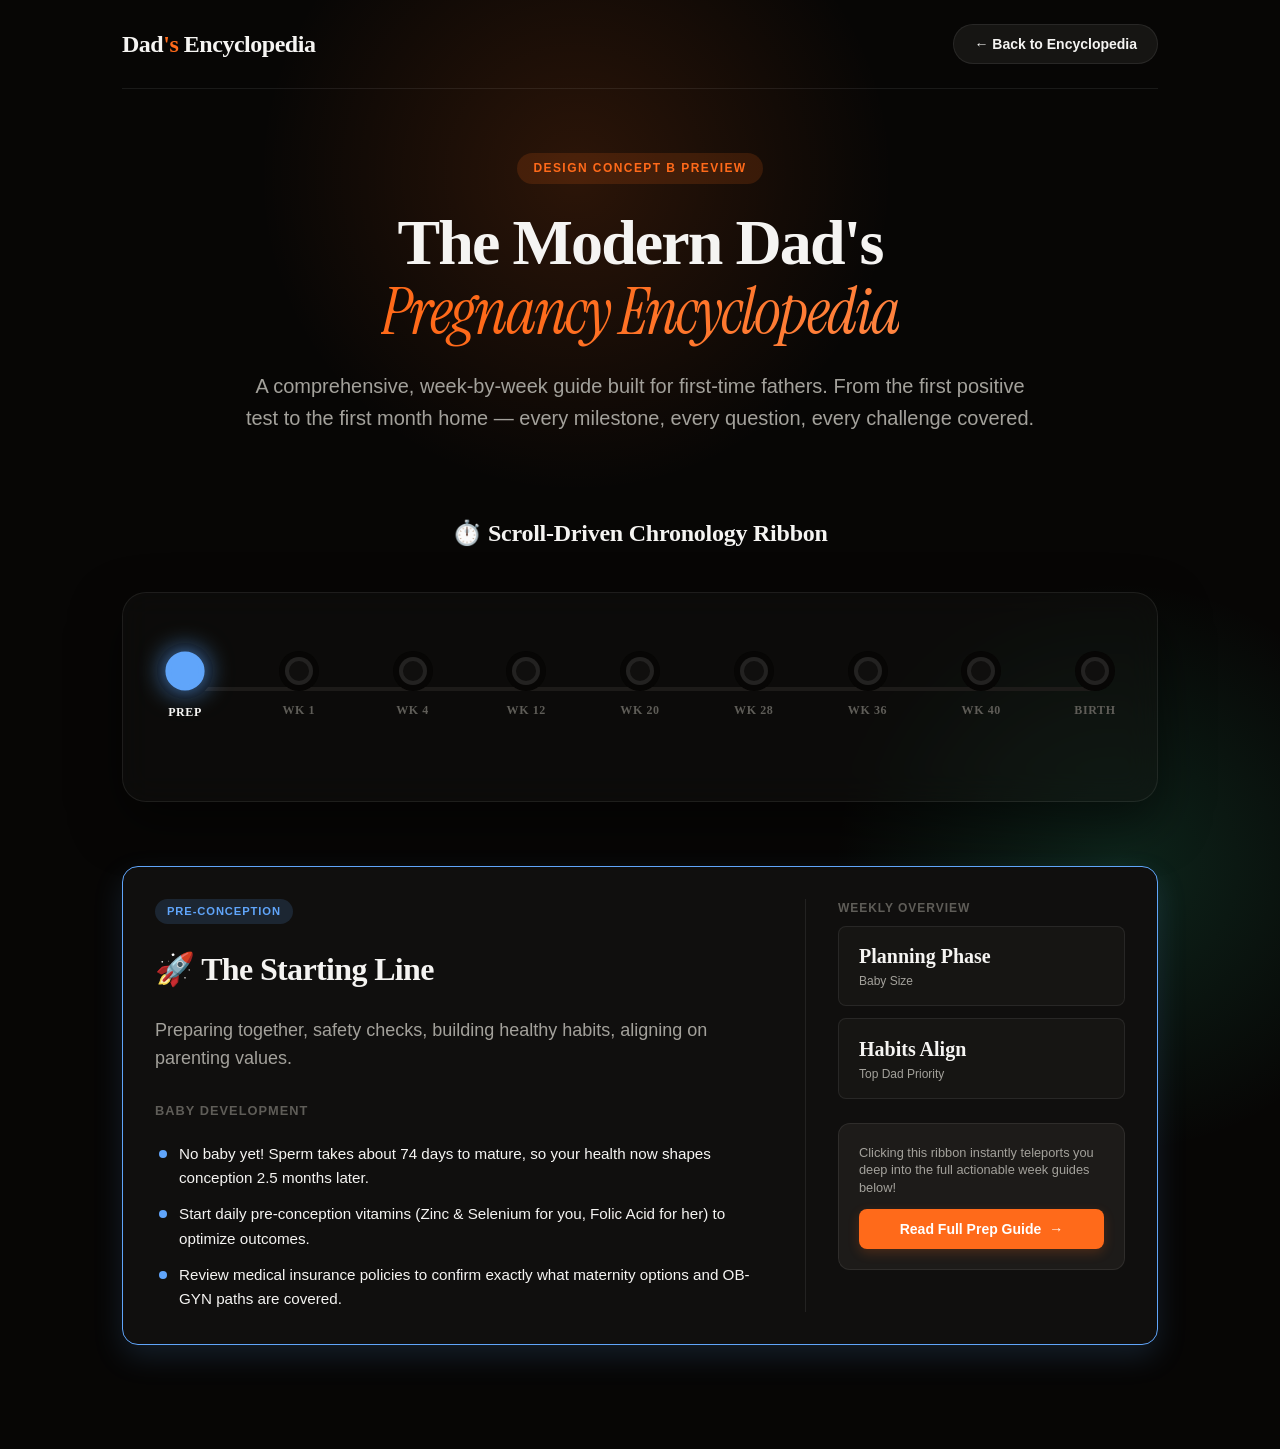
<file: landing-preview.html>
<!DOCTYPE html>
<html lang="en" data-theme="dark">
<head>
<meta charset="UTF-8">
<meta name="viewport" content="width=device-width, initial-scale=1.0">
<title>Premium Landing Preview — Expectant Dad's Encyclopedia</title>

<!-- Premium Fonts -->
<link href="https://api.fontshare.com/v2/css?f[]=satoshi@300,400,500,700,900&f[]=cabinet-grotesk@400,500,700,800&display=swap" rel="stylesheet">
<link rel="preconnect" href="https://fonts.googleapis.com">
<link rel="preconnect" href="https://fonts.gstatic.com" crossorigin>
<link href="https://fonts.googleapis.com/css2?family=Instrument+Serif:ital@0;1&display=swap" rel="stylesheet">

<style>
/* ═══════════════════════════════════════════
   PREMIUM DARK INTERACTIVE STYLES
   ═══════════════════════════════════════════ */
:root {
  --font-display: 'Cabinet Grotesk', 'Georgia', serif;
  --font-serif: 'Instrument Serif', 'Georgia', serif;
  --font-body: 'Satoshi', 'Inter', sans-serif;

  --color-bg: #070605;
  --color-surface: #100f0e;
  --color-surface-2: #161513;
  --color-surface-offset: #1d1b19;
  --color-border: rgba(255, 255, 255, 0.08);
  --color-text: #f5f4f2;
  --color-text-muted: #a3a19b;
  --color-text-faint: #5f5d58;
  --color-primary: #ff6a1a;
  --color-primary-hover: #ff8542;
  --color-primary-glow: rgba(255, 106, 26, 0.15);

  /* Trimester Hue-Accents */
  --color-prep-accent: #60a5fa; --color-prep-glow: rgba(96, 165, 250, 0.15);
  --color-t1-accent: #fbbf24; --color-t1-glow: rgba(251, 191, 36, 0.15);
  --color-t2-accent: #34d399; --color-t2-glow: rgba(52, 211, 153, 0.15);
  --color-t3-accent: #a78bfa; --color-t3-glow: rgba(167, 139, 250, 0.15);
  --color-birth-accent: #f87171; --color-birth-glow: rgba(248, 113, 113, 0.15);

  --radius-sm: 0.5rem;
  --radius-md: 0.75rem;
  --radius-lg: 1rem;
  --radius-xl: 1.5rem;
  --radius-full: 9999px;

  --transition: all 350ms cubic-bezier(0.16, 1, 0.3, 1);
}

*, *::before, *::after { box-sizing: border-box; margin: 0; padding: 0; }
body {
  min-height: 100vh;
  font-family: var(--font-body);
  background-color: var(--color-bg);
  color: var(--color-text);
  line-height: 1.6;
  overflow-x: hidden;
  position: relative;
}

/* Ambient Neon Glow Background Spots */
.ambient-glow-1 {
  position: absolute;
  top: -10%;
  left: 20%;
  width: 50vw;
  height: 50vw;
  background: radial-gradient(circle, var(--color-primary-glow) 0%, transparent 70%);
  z-index: 0;
  pointer-events: none;
}
.ambient-glow-2 {
  position: absolute;
  top: 40%;
  right: -10%;
  width: 45vw;
  height: 45vw;
  background: radial-gradient(circle, var(--color-t2-glow) 0%, transparent 70%);
  z-index: 0;
  pointer-events: none;
}

.container {
  max-width: 1100px;
  margin-inline: auto;
  padding: var(--radius-xl) 2rem;
  position: relative;
  z-index: 1;
}

/* ── HEADER ─────────────────────────────────────────────────── */
header {
  display: flex;
  justify-content: space-between;
  align-items: center;
  margin-bottom: 4rem;
  border-bottom: 1px solid var(--color-border);
  padding-bottom: 1.5rem;
}
.logo {
  font-family: var(--font-display);
  font-size: 1.5rem;
  font-weight: 800;
  letter-spacing: -0.02em;
  color: var(--color-text);
  text-decoration: none;
}
.logo span {
  color: var(--color-primary);
}
.back-btn {
  background: var(--color-surface-2);
  border: 1px solid var(--color-border);
  border-radius: var(--radius-full);
  padding: 0.5rem 1.25rem;
  color: var(--color-text);
  font-size: 0.875rem;
  font-weight: 600;
  text-decoration: none;
  transition: var(--transition);
}
.back-btn:hover {
  background: var(--color-border);
  transform: translateY(-2px);
}

/* ── HERO TEXT ──────────────────────────────────────────────── */
.hero-text-aligner {
  text-align: center;
  max-width: 800px;
  margin-inline: auto;
  margin-bottom: 5rem;
}
.eyebrow {
  display: inline-block;
  font-size: 0.75rem;
  font-weight: 800;
  text-transform: uppercase;
  letter-spacing: 0.12em;
  color: var(--color-primary);
  background: var(--color-primary-glow);
  padding: 0.35rem 1rem;
  border-radius: var(--radius-full);
  margin-bottom: 1.5rem;
}
.hero-title {
  font-family: var(--font-display);
  font-size: clamp(2.5rem, 5vw, 4.25rem);
  font-weight: 900;
  letter-spacing: -0.03em;
  line-height: 1.08;
  margin-bottom: 1.5rem;
  color: var(--color-text);
}
.hero-title span.accent {
  font-family: var(--font-serif);
  font-style: italic;
  font-weight: 400;
  color: var(--color-primary);
  background: linear-gradient(135deg, var(--color-primary) 30%, var(--color-primary-hover) 100%);
  -webkit-background-clip: text;
  -webkit-text-fill-color: transparent;
}
.hero-subtitle {
  font-size: clamp(1rem, 2vw, 1.25rem);
  color: var(--color-text-muted);
  line-height: 1.6;
}

/* ── INTERACTIVE TIMELINE RIBBON (CONCEPT B) ────────────────── */
.timeline-section-title {
  font-family: var(--font-display);
  font-size: 1.5rem;
  font-weight: 700;
  text-align: center;
  margin-bottom: 2.5rem;
  letter-spacing: -0.01em;
}
.timeline-wrapper {
  background: rgba(22, 21, 19, 0.4);
  backdrop-filter: blur(16px);
  border: 1px solid var(--color-border);
  border-radius: var(--radius-xl);
  padding: 4rem 2rem 5rem 2rem;
  position: relative;
  margin-bottom: 4rem;
  box-shadow: 0 20px 50px rgba(0,0,0,0.5);
}

.timeline-ribbon-container {
  position: relative;
  width: 100%;
  display: flex;
  align-items: center;
  justify-content: space-between;
  margin-inline: auto;
}

/* Horizontal Timeline Progress Line */
.timeline-track-bg {
  position: absolute;
  left: 3%;
  right: 3%;
  height: 4px;
  background: var(--color-surface-offset);
  border-radius: var(--radius-full);
  z-index: 0;
}
.timeline-track-fill {
  position: absolute;
  left: 3%;
  width: 0%; /* Dynamic animation on load */
  height: 4px;
  background: linear-gradient(90deg, 
    var(--color-prep-accent) 0%, 
    var(--color-t1-accent) 25%, 
    var(--color-t2-accent) 55%, 
    var(--color-t3-accent) 80%, 
    var(--color-birth-accent) 100%
  );
  border-radius: var(--radius-full);
  z-index: 1;
  transition: width 1.2s cubic-bezier(0.16, 1, 0.3, 1);
  box-shadow: 0 0 10px rgba(255, 106, 26, 0.3);
}

/* Milestone Node styles */
.milestone-node {
  position: relative;
  z-index: 2;
  cursor: pointer;
  display: flex;
  flex-direction: column;
  align-items: center;
  width: 60px;
}

.node-circle {
  width: 28px;
  height: 28px;
  border-radius: 50%;
  background: var(--color-surface);
  border: 4px solid var(--color-border);
  box-shadow: 0 0 0 6px var(--color-bg);
  transition: var(--transition);
  display: flex;
  align-items: center;
  justify-content: center;
  position: relative;
}
.node-circle::after {
  content: '';
  position: absolute;
  inset: 0;
  border-radius: 50%;
  background: currentColor;
  opacity: 0;
  transition: var(--transition);
}

.node-label {
  font-family: var(--font-display);
  font-size: 0.75rem;
  font-weight: 800;
  color: var(--color-text-faint);
  margin-top: 1rem;
  text-transform: uppercase;
  letter-spacing: 0.05em;
  white-space: nowrap;
  transition: var(--transition);
}

/* Hover & Active States */
.milestone-node:hover .node-circle {
  transform: scale(1.25);
  box-shadow: 0 0 15px currentColor;
}
.milestone-node:hover .node-label,
.milestone-node.active .node-label {
  color: var(--color-text);
  font-weight: 900;
  transform: translateY(2px);
}

/* Color Classes for Timeline Nodes */
.milestone-node.prep { color: var(--color-prep-accent); }
.milestone-node.t1 { color: var(--color-t1-accent); }
.milestone-node.t2 { color: var(--color-t2-accent); }
.milestone-node.t3 { color: var(--color-t3-accent); }
.milestone-node.birth { color: var(--color-birth-accent); }

.milestone-node.active .node-circle {
  border-color: currentColor;
  background: currentColor;
  transform: scale(1.4);
  box-shadow: 0 0 20px currentColor, 0 0 0 6px var(--color-bg);
}

/* Floating Hover Cards */
.floating-milestone-card {
  position: absolute;
  left: 50%;
  bottom: 150%;
  transform: translate(-50%, 15px);
  width: 220px;
  background: rgba(22, 21, 19, 0.95);
  backdrop-filter: blur(12px);
  border: 1px solid var(--color-border);
  border-radius: var(--radius-md);
  padding: 1rem;
  box-shadow: var(--shadow-lg);
  opacity: 0;
  pointer-events: none;
  z-index: 10;
  transition: opacity 0.3s cubic-bezier(0.16, 1, 0.3, 1), transform 0.3s cubic-bezier(0.16, 1, 0.3, 1);
  box-shadow: 0 15px 30px rgba(0,0,0,0.4);
}
.floating-milestone-card::after {
  content: '';
  position: absolute;
  top: 100%;
  left: 50%;
  transform: translateX(-50%);
  border-width: 8px;
  border-style: solid;
  border-color: rgba(22, 21, 19, 0.95) transparent transparent transparent;
}

.milestone-node:hover .floating-milestone-card {
  opacity: 1;
  transform: translate(-50%, 0);
}

.float-badge {
  font-size: 0.65rem;
  font-weight: 800;
  text-transform: uppercase;
  letter-spacing: 0.05em;
  padding: 0.15rem 0.45rem;
  border-radius: var(--radius-sm);
  display: inline-block;
  margin-bottom: 0.5rem;
}
.prep .float-badge { background: var(--color-prep-glow); color: var(--color-prep-accent); }
.t1 .float-badge { background: var(--color-t1-glow); color: var(--color-t1-accent); }
.t2 .float-badge { background: var(--color-t2-glow); color: var(--color-t2-accent); }
.t3 .float-badge { background: var(--color-t3-glow); color: var(--color-t3-accent); }
.birth .float-badge { background: var(--color-birth-glow); color: var(--color-birth-accent); }

.float-title {
  font-family: var(--font-display);
  font-size: 0.9rem;
  font-weight: 800;
  color: var(--color-text);
  margin-bottom: 0.25rem;
}
.float-sub {
  font-size: 0.75rem;
  color: var(--color-text-muted);
  line-height: 1.3;
}

/* ── PREVIEW DETAIL CONTAINER ────────────────────────────────── */
.preview-detail-container {
  display: grid;
  grid-template-columns: 1fr 320px;
  gap: 2rem;
  background: var(--color-surface);
  border: 1px solid var(--color-border);
  border-radius: var(--radius-lg);
  padding: 2rem;
  box-shadow: var(--shadow-md);
  margin-bottom: 5rem;
  position: relative;
  overflow: hidden;
  transition: border-color 0.5s ease, box-shadow 0.5s ease;
}

.preview-main {
  display: flex;
  flex-direction: column;
  gap: 1.25rem;
}
.preview-eyebrow {
  display: flex;
  align-items: center;
  gap: 0.75rem;
}
.preview-badge {
  font-size: 0.7rem;
  font-weight: 800;
  text-transform: uppercase;
  letter-spacing: 0.08em;
  padding: 0.25rem 0.75rem;
  border-radius: var(--radius-full);
}
.preview-title {
  font-family: var(--font-display);
  font-size: 2rem;
  font-weight: 900;
  letter-spacing: -0.02em;
}
.preview-subtitle {
  font-size: 1.125rem;
  color: var(--color-text-muted);
}
.bullets-title {
  font-size: 0.8rem;
  font-weight: 800;
  text-transform: uppercase;
  letter-spacing: 0.08em;
  color: var(--color-text-faint);
  margin-top: 0.5rem;
}
.bullets-list {
  display: flex;
  flex-direction: column;
  gap: 0.75rem;
  padding-left: 0.25rem;
}
.bullet-item {
  display: flex;
  align-items: flex-start;
  gap: 0.75rem;
  font-size: 0.95rem;
}
.bullet-marker {
  width: 8px;
  height: 8px;
  border-radius: 50%;
  margin-top: 0.5rem;
  flex-shrink: 0;
}

/* Sidebar detail panel */
.preview-aside {
  border-left: 1px solid var(--color-border);
  padding-left: 2rem;
  display: flex;
  flex-direction: column;
  gap: 1.5rem;
}
.aside-block-title {
  font-size: 0.75rem;
  font-weight: 800;
  text-transform: uppercase;
  letter-spacing: 0.08em;
  color: var(--color-text-faint);
  margin-bottom: 0.5rem;
}
.metric-box {
  background: var(--color-surface-2);
  border: 1px solid var(--color-border);
  border-radius: var(--radius-sm);
  padding: 0.85rem 1.25rem;
}
.metric-value {
  font-family: var(--font-display);
  font-size: 1.25rem;
  font-weight: 800;
  color: var(--color-text);
}
.metric-desc {
  font-size: 0.75rem;
  color: var(--color-text-muted);
}

.simulated-gate-box {
  background: var(--color-surface-offset);
  border-radius: var(--radius-md);
  padding: 1.25rem;
  border: 1px solid var(--color-border);
  display: flex;
  flex-direction: column;
  gap: 0.75rem;
}
.gate-btn {
  background: var(--color-primary);
  color: white;
  border: none;
  border-radius: var(--radius-sm);
  padding: 0.75rem;
  font-weight: 700;
  font-size: 0.875rem;
  cursor: pointer;
  text-align: center;
  transition: var(--transition);
  box-shadow: 0 4px 12px rgba(255, 106, 26, 0.2);
  display: flex;
  align-items: center;
  justify-content: center;
  gap: 0.5rem;
}
.gate-btn:hover {
  background: var(--color-primary-hover);
  transform: translateY(-2px);
  box-shadow: 0 6px 16px rgba(255, 106, 26, 0.4);
}

/* ── ANIMATION & DELAY STYLES ───────────────────────────────── */
@keyframes slideInUp {
  from {
    opacity: 0;
    transform: translateY(20px);
  }
  to {
    opacity: 1;
    transform: translateY(0);
  }
}
.animate-slide {
  animation: slideInUp 0.8s cubic-bezier(0.16, 1, 0.3, 1) forwards;
}

.fade-transition {
  animation: fadeIn 0.4s ease-out forwards;
}
@keyframes fadeIn {
  from { opacity: 0; transform: scale(0.98); }
  to { opacity: 1; transform: scale(1); }
}
</style>
</head>
<body>

<div class="ambient-glow-1"></div>
<div class="ambient-glow-2"></div>

<div class="container animate-slide">
  <!-- HEADER -->
  <header>
    <a href="#" class="logo">Dad<span>'s</span> Encyclopedia</a>
    <a href="index.html" class="back-btn">← Back to Encyclopedia</a>
  </header>

  <!-- HERO -->
  <div class="hero-text-aligner">
    <span class="eyebrow">Design Concept B Preview</span>
    <h1 class="hero-title">
      The Modern Dad's<br>
      <span class="accent">Pregnancy Encyclopedia</span>
    </h1>
    <p class="hero-subtitle">
      A comprehensive, week-by-week guide built for first-time fathers. From the first positive test to the first month home — every milestone, every question, every challenge covered.
    </p>
  </div>

  <!-- INTERACTIVE TIMELINE RIBBON -->
  <h2 class="timeline-section-title">⏱️ Scroll-Driven Chronology Ribbon</h2>
  <div class="timeline-wrapper">
    <div class="timeline-ribbon-container">
      <div class="timeline-track-bg"></div>
      <div class="timeline-track-fill" id="timeline-fill"></div>

      <!-- Node 1: Prep -->
      <div class="milestone-node prep active" onclick="selectTimelineNode('prep', 0)">
        <div class="node-circle"></div>
        <div class="node-label">Prep</div>
        <div class="floating-milestone-card">
          <div class="float-badge">Pre-Conception</div>
          <div class="float-title">🚀 The Starting Line</div>
          <div class="float-sub">Sperm takes 74 days to mature. Start optimizing health together now.</div>
        </div>
      </div>

      <!-- Node 2: Week 1 -->
      <div class="milestone-node t1" onclick="selectTimelineNode('1', 12.5)">
        <div class="node-circle"></div>
        <div class="node-label">Wk 1</div>
        <div class="floating-milestone-card">
          <div class="float-badge">Trimester 1</div>
          <div class="float-title">🌱 The Journey Begins</div>
          <div class="float-sub">Technically, menstrual period starts. Preparing the cycle.</div>
        </div>
      </div>

      <!-- Node 3: Week 4 -->
      <div class="milestone-node t1" onclick="selectTimelineNode('4', 25)">
        <div class="node-circle"></div>
        <div class="node-label">Wk 4</div>
        <div class="floating-milestone-card">
          <div class="float-badge">Trimester 1</div>
          <div class="float-title">❤️ Heartbeat Begins</div>
          <div class="float-sub">Embryo size: poppy seed. Most couples confirm pregnancy this week.</div>
        </div>
      </div>

      <!-- Node 4: Week 12 -->
      <div class="milestone-node t1" onclick="selectTimelineNode('12', 37.5)">
        <div class="node-circle"></div>
        <div class="node-label">Wk 12</div>
        <div class="floating-milestone-card">
          <div class="float-badge">Trimester 1</div>
          <div class="float-title">👶 Graduation Week</div>
          <div class="float-sub">Baby is fully formed. Miscarriage risk drops by 65%.</div>
        </div>
      </div>

      <!-- Node 5: Week 20 -->
      <div class="milestone-node t2" onclick="selectTimelineNode('20', 50)">
        <div class="node-circle"></div>
        <div class="node-label">Wk 20</div>
        <div class="floating-milestone-card">
          <div class="float-badge">Trimester 2</div>
          <div class="float-title">🧠 Anatomy Milestone</div>
          <div class="float-sub">Anatomy scan week. Baby can hear your voice. Halfway there!</div>
        </div>
      </div>

      <!-- Node 6: Week 28 -->
      <div class="milestone-node t3" onclick="selectTimelineNode('28', 62.5)">
        <div class="node-circle"></div>
        <div class="node-label">Wk 28</div>
        <div class="floating-milestone-card">
          <div class="float-badge">Trimester 3</div>
          <div class="float-title">💫 Home Stretch</div>
          <div class="float-sub">Third trimester begins. Baby is dreaming. Start kick counting.</div>
        </div>
      </div>

      <!-- Node 7: Week 36 -->
      <div class="milestone-node t3" onclick="selectTimelineNode('36', 75)">
        <div class="node-circle"></div>
        <div class="node-label">Wk 36</div>
        <div class="floating-milestone-card">
          <div class="float-badge">Trimester 3</div>
          <div class="float-title">🩺 Early Term Prep</div>
          <div class="float-sub">GBS culture swab. Finalize diaper bags & infant car seats.</div>
        </div>
      </div>

      <!-- Node 8: Week 40 -->
      <div class="milestone-node t3" onclick="selectTimelineNode('40', 87.5)">
        <div class="node-circle"></div>
        <div class="node-label">Wk 40</div>
        <div class="floating-milestone-card">
          <div class="float-badge">Trimester 3</div>
          <div class="float-title">⏱️ The Due Date</div>
          <div class="float-sub">Controlled patience. Only 5% of babies arrive exactly today.</div>
        </div>
      </div>

      <!-- Node 9: Birth -->
      <div class="milestone-node birth" onclick="selectTimelineNode('birth', 100)">
        <div class="node-circle"></div>
        <div class="node-label">Birth</div>
        <div class="floating-milestone-card">
          <div class="float-badge">Birth & Beyond</div>
          <div class="float-title">👶 Golden Hour</div>
          <div class="float-sub">Labor coach activation. Skin-to-skin contact &Month 1 setup.</div>
        </div>
      </div>

    </div>
  </div>

  <!-- TIMELINE PREVIEW CARD -->
  <div class="preview-detail-container" id="preview-container">
    <!-- Main Content details -->
    <div class="preview-main">
      <div class="preview-eyebrow">
        <span class="preview-badge" id="wk-badge">PRE-CONCEPTION</span>
      </div>
      <h3 class="preview-title" id="wk-title">🚀 The Starting Line</h3>
      <p class="preview-subtitle" id="wk-subtitle">Preparing together, building healthy habits, aligning on parenting values.</p>
      
      <div class="bullets-title">Baby Development</div>
      <div class="bullets-list" id="wk-bullets">
        <!-- Bullets populated dynamically -->
      </div>
    </div>

    <!-- Side details panel -->
    <div class="preview-aside">
      <div>
        <div class="aside-block-title">Weekly Overview</div>
        <div class="metric-box" style="margin-bottom: 0.75rem;">
          <div class="metric-value" id="aside-size">Planning</div>
          <div class="metric-desc" id="aside-size-label">Baby Size</div>
        </div>
        <div class="metric-box">
          <div class="metric-value" id="aside-win">Habits Align</div>
          <div class="metric-desc">Top Dad Priority</div>
        </div>
      </div>

      <div class="simulated-gate-box">
        <div style="font-size: 0.8rem; line-height: 1.4; color: var(--color-text-muted)">Clicking this ribbon instantly teleports you deep into the full actionable week guides below!</div>
        <button class="gate-btn" id="gate-btn-action">
          <span>Read Full Prep Guide</span> →
        </button>
      </div>
    </div>
  </div>
</div>

<script>
// Weekly mock dataset to simulate interactive timeline previews
const TIMELINE_PREVIEW_DATA = {
  "prep": {
    badge: "PRE-CONCEPTION",
    colorClass: "prep",
    title: "🚀 The Starting Line",
    subtitle: "Preparing together, safety checks, building healthy habits, aligning on parenting values.",
    bullets: [
      "No baby yet! Sperm takes about 74 days to mature, so your health now shapes conception 2.5 months later.",
      "Start daily pre-conception vitamins (Zinc & Selenium for you, Folic Acid for her) to optimize outcomes.",
      "Review medical insurance policies to confirm exactly what maternity options and OB-GYN paths are covered."
    ],
    size: "Planning Phase",
    priority: "Habits Align",
    action: "Read Full Prep Guide",
    hash: "#week-prep"
  },
  "1": {
    badge: "WEEK 1 — FIRST TRIMESTER",
    colorClass: "t1",
    title: "🌱 The Journey Begins",
    subtitle: "Technically, menstrual period starts. The body is prepping for ovulation.",
    bullets: [
      "Week 1 of pregnancy actually begins on the first day of her last menstrual period (LMP) — you aren't pregnant yet!",
      "The body is shedding the old uterine lining to create a completely fresh, nutrient-rich bed for fertilization.",
      "Dad duty: Keep track of the exact start date of this period — it is used to calculate the official due date."
    ],
    size: "Menstrual Period",
    priority: "Support & Comfort",
    action: "Read Week 1 Guide",
    hash: "#week-1"
  },
  "4": {
    badge: "WEEK 4 — FIRST TRIMESTER",
    colorClass: "t1",
    title: "❤️ Tiny Heartbeat Begins",
    subtitle: "Most couples confirm pregnancy this week. Hormones spike and early symptoms rise.",
    bullets: [
      "Implantation completes. The cells trigger hCG production — the key hormone detected by positive tests.",
      "The neural tube closes, establishing the foundational pathways for the brain and spinal cord.",
      "The primitive heart tube forms and begins pulsing at a steady 80-85 beats per minute."
    ],
    size: "Poppy Seed (~2mm)",
    priority: "Confirm & Support",
    action: "Read Week 4 Guide",
    hash: "#week-4"
  },
  "12": {
    badge: "WEEK 12 — FIRST TRIMESTER",
    colorClass: "t1",
    title: "👶 Graduation Week",
    subtitle: "End of the critical first trimester close by. Baby is fully formed and active.",
    bullets: [
      "Baby is fully formed! Major organs, muscles, and tiny skeletal structures are complete and functional.",
      "The vocal cords are forming, fingernails and toenails are sprouting, and baby wiggling actively.",
      "The miscarriage risk drops by 65% after this week, bringing a massive wave of emotional relief for dads."
    ],
    size: "Lime (~5.4cm)",
    priority: "Share the News",
    action: "Read Week 12 Guide",
    hash: "#week-12"
  },
  "20": {
    badge: "WEEK 20 — SECOND TRIMESTER",
    colorClass: "t2",
    title: "🧠 Anatomy Scan & Halfway",
    subtitle: "Baby's sensory systems spike. You are officially halfway through the pregnancy timeline!",
    bullets: [
      "Anatomy ultrasound scan: Detailed measurement of organs, limbs, heart chambers, and placenta placement.",
      "Sensory blast: Baby's ears are active, hearing ambient sounds, heartbeats, and especially your deep voice.",
      "Diaphragm movements start practicing breathing. The skin is protected by a creamy coating called vernix."
    ],
    size: "Banana (~25.6cm)",
    priority: "Talk to Belly",
    action: "Read Week 20 Guide",
    hash: "#week-20"
  },
  "28": {
    badge: "WEEK 28 — THIRD TRIMESTER",
    colorClass: "t3",
    title: "💫 Home Stretch Begins",
    subtitle: "Third trimester kicks off. Physical fatigue returns and baby enters active REM sleep.",
    bullets: [
      "Baby opens their eyes! Eyelashes are fully grown, and they can blink and detect light streaming through.",
      "REM sleep cycles: Baby is dreaming, and their brain tissue begins forming its essential deep folds.",
      "Daily kick counts start: Learn to track baby's active windows to verify 10 kicks within 2 hours."
    ],
    size: "Eggplant (~37.6cm)",
    priority: "Pediatric Prep",
    action: "Read Week 28 Guide",
    hash: "#week-28"
  },
  "36": {
    badge: "WEEK 36 — THIRD TRIMESTER",
    colorClass: "t3",
    title: "🩺 Early Term Preparation",
    subtitle: "Final safety drills. Group B Strep (GBS) tests, hospital bags, and car seats are locked.",
    bullets: [
      "Standard GBS vaginal swab test is administered to check for bacteria that require penicillin during birth.",
      "Pelvic lightening: Baby drops lower into the pelvis, helping mom breathe easier but raising pressure.",
      "Dad checklist: Finalize diaper/hospital bags, perform a dry run drive to delivery, and lock infant car seat."
    ],
    size: "Romaine Lettuce (~47.4cm)",
    priority: "Safety Lock",
    action: "Read Week 36 Guide",
    hash: "#week-36"
  },
  "40": {
    badge: "WEEK 40 — THIRD TRIMESTER",
    colorClass: "t3",
    title: "⏱️ The Official Due Date",
    subtitle: "Controlled patience is key. Your baby is 100% ready to meet you.",
    bullets: [
      "Only 5% of babies arrive exactly on their due date — going past it by a week is completely normal.",
      "The lungs are fully mature, reflexes are sharp, and baby's skull bones are soft to ease passing through.",
      "Action items: Keep timing contractions with the timer, provide lower-back massages, and keep her calm."
    ],
    size: "Watermelon (~51cm)",
    priority: "Labor Coach",
    action: "Read Week 40 Guide",
    hash: "#week-40"
  },
  "birth": {
    badge: "BIRTH & BEYOND",
    colorClass: "birth",
    title: "👶 The Golden Hour",
    subtitle: "Welcome to fatherhood. Your coach training transitions into pure, active support.",
    bullets: [
      "Active labor coaching: Keep her focused, manage visitor boundaries, and advocate for her birth plan.",
      "Golden Hour: Place baby skin-to-skin on her chest (and yours!) immediately after birth to regulate vital signs.",
      "Month 1 nesting: Step up as gatekeeper, help with sleep cycles, and manage household recovery."
    ],
    size: "Newborn Baby",
    priority: "Protect & Bond",
    action: "Read Birth & Beyond Guide",
    hash: "#week-birth"
  }
};

// Handle timeline selection
function selectTimelineNode(key, percent) {
  // Update timeline track fill width
  const fill = document.getElementById('timeline-fill');
  if (fill) fill.style.width = percent + '%';

  // Update active dot class
  document.querySelectorAll('.milestone-node').forEach(node => {
    node.classList.remove('active');
  });
  
  // Find current node
  const activeNode = event.currentTarget;
  if (activeNode) activeNode.classList.add('active');

  // Load preview data with animation flash
  const data = TIMELINE_PREVIEW_DATA[key];
  if (!data) return;

  const container = document.getElementById('preview-container');
  if (container) {
    container.classList.add('fade-transition');
    setTimeout(() => {
      container.classList.remove('fade-transition');
    }, 400);
  }

  // Set values
  const wkBadge = document.getElementById('wk-badge');
  if (wkBadge) {
    wkBadge.textContent = data.badge;
    wkBadge.className = `preview-badge ${data.colorClass}`;
    
    const activeColor = `var(--color-${data.colorClass}-accent)`;
    const activeGlow = `var(--color-${data.colorClass}-glow)`;
    
    wkBadge.style.backgroundColor = activeGlow;
    wkBadge.style.color = activeColor;
    
    if (container) {
      container.style.borderColor = activeColor;
      container.style.boxShadow = `0 12px 30px ${activeGlow}`;
    }
  }
  
  const wkTitle = document.getElementById('wk-title');
  if (wkTitle) wkTitle.textContent = data.title;
  
  const wkSubtitle = document.getElementById('wk-subtitle');
  if (wkSubtitle) wkSubtitle.textContent = data.subtitle;
  
  const asideSize = document.getElementById('aside-size');
  if (asideSize) asideSize.textContent = data.size;
  
  const asideWin = document.getElementById('aside-win');
  if (asideWin) asideWin.textContent = data.priority;
  
  const actionBtn = document.getElementById('gate-btn-action');
  if (actionBtn) {
    actionBtn.innerHTML = `<span>${data.action}</span> →`;
    actionBtn.onclick = () => {
      window.location.href = 'index.html' + data.hash;
    };
  }

  // Rebuild bullets
  const bulletContainer = document.getElementById('wk-bullets');
  if (bulletContainer) {
    bulletContainer.innerHTML = data.bullets.map(b => `
      <div class="bullet-item">
        <span class="bullet-marker ${data.colorClass}" style="background-color: var(--color-${data.colorClass}-accent)"></span>
        <span>${b}</span>
      </div>
    `).join('');
  }
}

// Initialize default state
document.addEventListener('DOMContentLoaded', () => {
  // Animate line fill to 0% initially
  setTimeout(() => {
    const fill = document.getElementById('timeline-fill');
    if (fill) fill.style.width = '0%';
  }, 100);
  
  // Trigger initial selection
  const prepNode = document.querySelector('.milestone-node.prep');
  if (prepNode) prepNode.click();
});
</script>

</body>
</html>
</file>
